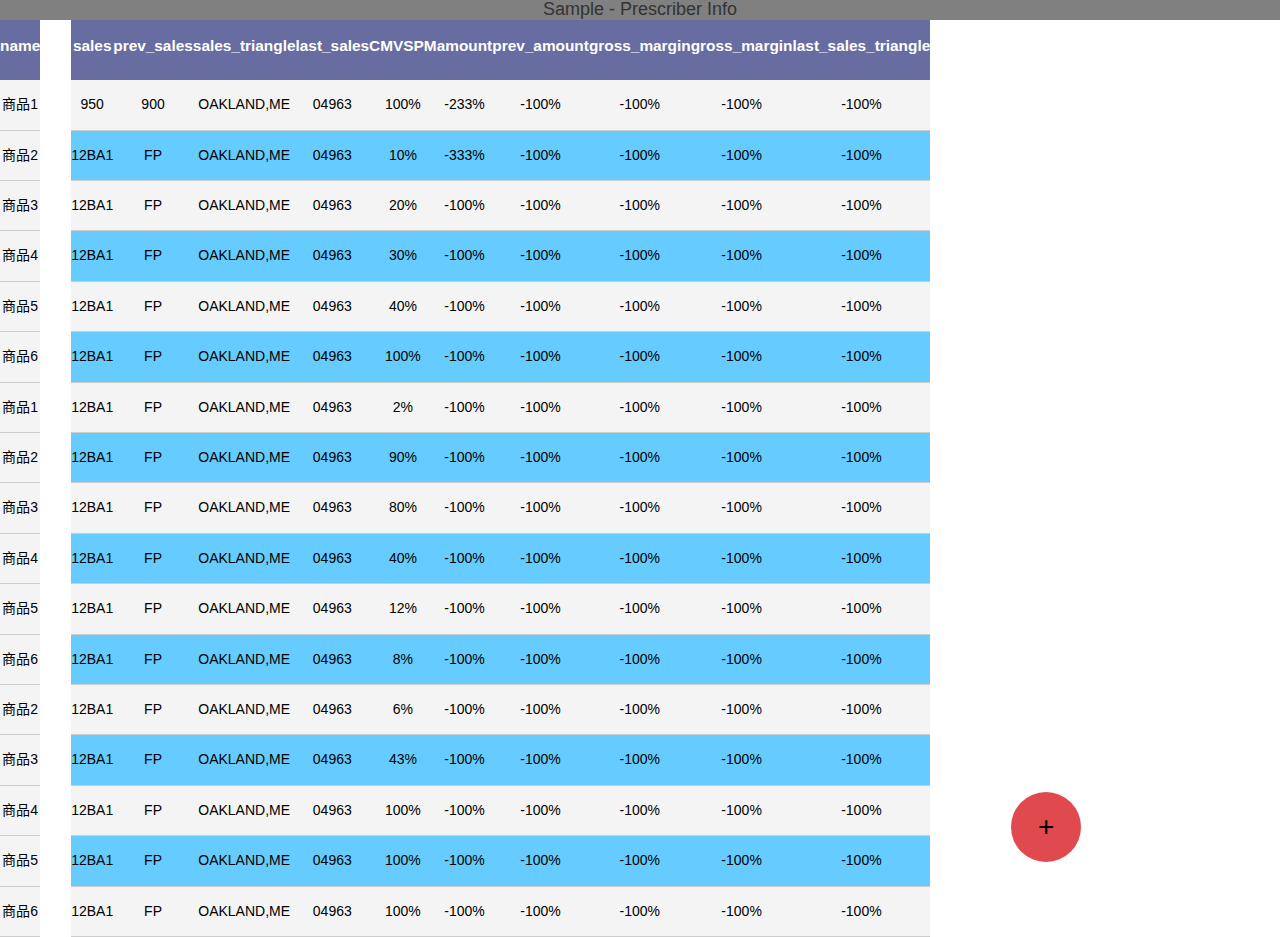
<file: index.html>
<!DOCTYPE html>
<html lang="zh-CN">

<head>
    <meta charset="utf-8">
    <meta http-equiv="X-UA-Compatible" content="IE=edge">
    <meta name="viewport" content="width=device-width, initial-scale=1">
    <meta name="viewport" content="width=device-width, initial-scale=1.0, user-scalable=0, minimum-scale=1.0, maximum-scale=1.0">
    <meta name="apple-mobile-web-app-capable" content="yes">
    <meta name="apple-mobile-web-app-status-bar-style" content="black">
    <!-- 上述3个meta标签*必须*放在最前面，任何其他内容都*必须*跟随其后！ -->
    <title>RitsuYan Io</title>
    <link rel="stylesheet" href="./css/swiper.min.css">
    <script type="text/javascript" src="./js/jquery.min.js"></script>


    <!-- Bootstrap -->
    <script src="./bower_components/bootstrap/dist/js/bootstrap.min.js" ></script>
    <link href="./bower_components/bootstrap/dist/css/bootstrap.min.css" rel="stylesheet">
    <link rel="stylesheet" type="text/css" href="./css/main.css">

    <!-- HTML5 shim and Respond.js for IE8 support of HTML5 elements and media queries -->
    <!-- WARNING: Respond.js doesn't work if you view the page via file:// -->
    <!--[if lt IE 9]>
      <script src="//cdn.bootcss.com/html5shiv/3.7.2/html5shiv.min.js"></script>
      <script src="//cdn.bootcss.com/respond.js/1.4.2/respond.min.js"></script>
    <![endif]-->

</head>

<body>
    <h4 style="text-align: center;margin:0;background-color: gray;">Sample - Prescriber Info</h4>
    <div class="con_wrap">
          <div class="left fixed_con">
               <table id="fixed_table">
                   <thead  id="fixed_table_title" class="table-head">
                     <tr>
                          <th>name</th>
                     </tr>
                   </thead>
                   <tbody id="fixed-body" class="table-body">
                     <tr>
                         <td>商品1</td>
                     </tr>
                   <tr>
                       <td>商品2</td>
                   </tr>
                   <tr>
                       <td>商品3</td>
                   </tr>
                   <tr>
                       <td>商品4</td>
                   </tr>
                   <tr>
                       <td>商品5</td>
                   </tr>
                   <tr>
                       <td>商品6</td>
                   </tr>
                 <tr>
                         <td>商品1</td>
                     </tr>
                   <tr>
                       <td>商品2</td>
                   </tr>
                   <tr>
                       <td>商品3</td>
                   </tr>
                   <tr>
                       <td>商品4</td>
                   </tr>
                   <tr>
                       <td>商品5</td>
                   </tr>
                   <tr>
                       <td>商品6</td>
                   </tr>
                    <tr>
                       <td>商品2</td>
                   </tr>
                   <tr>
                       <td>商品3</td>
                   </tr>
                   <tr>
                       <td>商品4</td>
                   </tr>
                   <tr>
                       <td>商品5</td>
                   </tr>
                   <tr>
                       <td>商品6</td>
                   </tr>
                   </tbody>         <!-- tbody end -->

               </table>   <!-- fixed_table_title end -->
          </div>            <!-- fixed-con end -->


          <div class="left swipe_con">
               <table id="swipe_table">
                   <thead id="swipe_table_title" class="table-head">
                      <tr>
                           <th>sales</th>
                           <th>prev_sales</th>
                           <th>sales_triangle</th>
                           <th>last_sales</th>
                           <th>CMVSPM</th>
                           <th>amount</th>
                           <th>prev_amount</th>
                           <th>gross_margin</th>
                           <th>gross_margin</th>
                           <th>last_sales_triangle</th>

                      </tr>
                     <!-- th end -->
                   </thead>

                   <tbody  id="swiper-body" class="table-body">
                      <tr class="">
                           <td>950</td>
                           <td>900</td>
                           <td>OAKLAND,ME</td>
                           <td>04963</td>
                           <td>100%</td>
                           <td>-233%</td>
                           <td>-100%</td>
                           <td>-100%</td>
                           <td>-100%</td>
                           <td>-100%</td>
                      </tr>
                   <tr class="">
                       <td>12BA1</td>
                       <td>FP</td>
                       <td>OAKLAND,ME</td>
                       <td>04963</td>
                       <td>10%</td>
                       <td>-333%</td>
                       <td>-100%</td>
                       <td>-100%</td>
                       <td>-100%</td>
                       <td>-100%</td>
                   </tr>
                   <tr class="">
                       <td>12BA1</td>
                       <td>FP</td>
                       <td>OAKLAND,ME</td>
                       <td>04963</td>
                       <td>20%</td>
                       <td>-100%</td>
                       <td>-100%</td>
                       <td>-100%</td>
                       <td>-100%</td>
                       <td>-100%</td>
                   </tr>
                   <tr class="">
                       <td>12BA1</td>
                       <td>FP</td>
                       <td>OAKLAND,ME</td>
                       <td>04963</td>
                       <td>30%</td>
                       <td>-100%</td>
                       <td>-100%</td>
                       <td>-100%</td>
                       <td>-100%</td>
                       <td>-100%</td>
                   </tr>
                   <tr class="">
                       <td>12BA1</td>
                       <td>FP</td>
                       <td>OAKLAND,ME</td>
                       <td>04963</td>
                       <td>40%</td>
                       <td>-100%</td>
                       <td>-100%</td>
                       <td>-100%</td>
                       <td>-100%</td>
                       <td>-100%</td>
                   </tr>
                   <tr class="">
                       <td>12BA1</td>
                       <td>FP</td>
                       <td>OAKLAND,ME</td>
                       <td>04963</td>
                       <td>100%</td>
                       <td>-100%</td>
                       <td>-100%</td>
                       <td>-100%</td>
                       <td>-100%</td>
                       <td>-100%</td>
                   </tr>
                   <tr class="">
                       <td>12BA1</td>
                       <td>FP</td>
                       <td>OAKLAND,ME</td>
                       <td>04963</td>
                       <td>2%</td>
                       <td>-100%</td>
                       <td>-100%</td>
                       <td>-100%</td>
                       <td>-100%</td>
                       <td>-100%</td>
                   </tr>
                   <tr class="">
                       <td>12BA1</td>
                       <td>FP</td>
                       <td>OAKLAND,ME</td>
                       <td>04963</td>
                       <td>90%</td>
                       <td>-100%</td>
                       <td>-100%</td>
                       <td>-100%</td>
                       <td>-100%</td>
                       <td>-100%</td>
                   </tr>
                   <tr class="">
                       <td>12BA1</td>
                       <td>FP</td>
                       <td>OAKLAND,ME</td>
                       <td>04963</td>
                       <td>80%</td>
                       <td>-100%</td>
                       <td>-100%</td>
                       <td>-100%</td>
                       <td>-100%</td>
                       <td>-100%</td>
                   </tr>
                   <tr class="">
                       <td>12BA1</td>
                       <td>FP</td>
                       <td>OAKLAND,ME</td>
                       <td>04963</td>
                       <td>40%</td>
                       <td>-100%</td>
                       <td>-100%</td>
                       <td>-100%</td>
                       <td>-100%</td>
                       <td>-100%</td>
                   </tr>
                   <tr class="">
                       <td>12BA1</td>
                       <td>FP</td>
                       <td>OAKLAND,ME</td>
                       <td>04963</td>
                       <td>12%</td>
                       <td>-100%</td>
                       <td>-100%</td>
                       <td>-100%</td>
                       <td>-100%</td>
                       <td>-100%</td>
                   </tr>
                   <tr class="">
                       <td>12BA1</td>
                       <td>FP</td>
                       <td>OAKLAND,ME</td>
                       <td>04963</td>
                       <td>8%</td>
                       <td>-100%</td>
                       <td>-100%</td>
                       <td>-100%</td>
                       <td>-100%</td>
                       <td>-100%</td>
                   </tr>
                   <tr class="">
                       <td>12BA1</td>
                       <td>FP</td>
                       <td>OAKLAND,ME</td>
                       <td>04963</td>
                       <td>6%</td>
                       <td>-100%</td>
                       <td>-100%</td>
                       <td>-100%</td>
                       <td>-100%</td>
                       <td>-100%</td>
                   </tr>
                   <tr class="">
                       <td>12BA1</td>
                       <td>FP</td>
                       <td>OAKLAND,ME</td>
                       <td>04963</td>
                       <td>43%</td>
                       <td>-100%</td>
                       <td>-100%</td>
                       <td>-100%</td>
                       <td>-100%</td>
                       <td>-100%</td>
                   </tr>
                      <tr class="">
                          <td>12BA1</td>
                          <td>FP</td>
                          <td>OAKLAND,ME</td>
                          <td>04963</td>
                          <td>100%</td>
                          <td>-100%</td>
                          <td>-100%</td>
                          <td>-100%</td>
                          <td>-100%</td>
                          <td>-100%</td>
                      </tr>
                      <tr class="">
                          <td>12BA1</td>
                          <td>FP</td>
                          <td>OAKLAND,ME</td>
                          <td>04963</td>
                          <td>100%</td>
                          <td>-100%</td>
                          <td>-100%</td>
                          <td>-100%</td>
                          <td>-100%</td>
                          <td>-100%</td>
                      </tr>
                      <tr class="">
                          <td>12BA1</td>
                          <td>FP</td>
                          <td>OAKLAND,ME</td>
                          <td>04963</td>
                          <td>100%</td>
                          <td>-100%</td>
                          <td>-100%</td>
                          <td>-100%</td>
                          <td>-100%</td>
                          <td>-100%</td>
                      </tr>
                   </tbody>


               </table>   <!-- swipe table end -->
          </div> <!-- swipe_con end -->
    </div>  <!-- con_wrap end -->

    <div id="fixed_btn">+
        <div class="fun_btn hide_btn" style="left: -70%; top: 40%; touch-action: pan-y; -webkit-user-select: none; -webkit-user-drag: none; -webkit-tap-highlight-color: rgba(0, 0, 0, 0);">行距</div>
        <div class="fun_btn hide_btn" style="left: -40%; top: -45%; touch-action: pan-y; -webkit-user-select: none; -webkit-user-drag: none; -webkit-tap-highlight-color: rgba(0, 0, 0, 0);">过滤</div>
        <div class="fun_btn hide_btn" style="left: -10%; top: -130%; touch-action: pan-y; -webkit-user-select: none; -webkit-user-drag: none; -webkit-tap-highlight-color: rgba(0, 0, 0, 0);">选列</div>
    </div>


    <script src="./js/hammer.min.js"></script>
    <script src="./js/touch.js"></script>
    <script src="./js/main.js" charset="utf-8"></script>
    <script>



    </script>

</body>
</html>
</file>
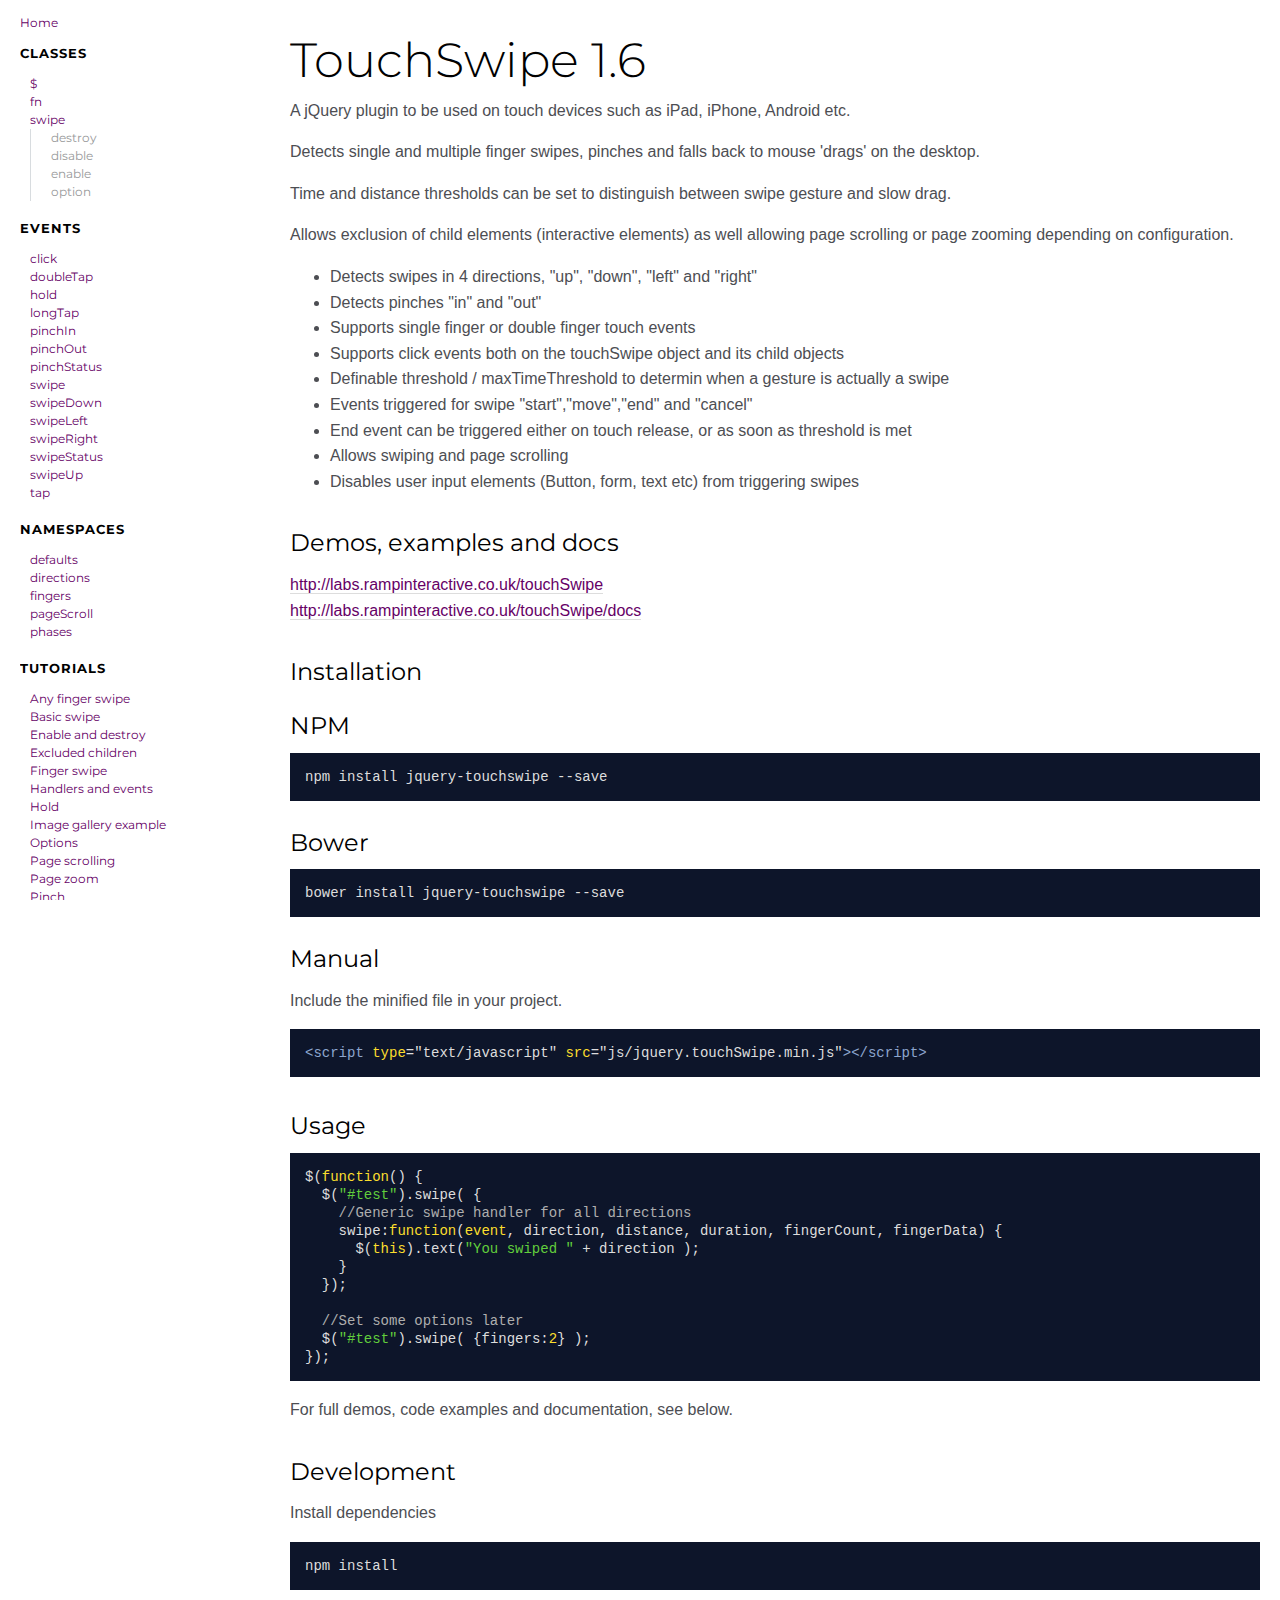
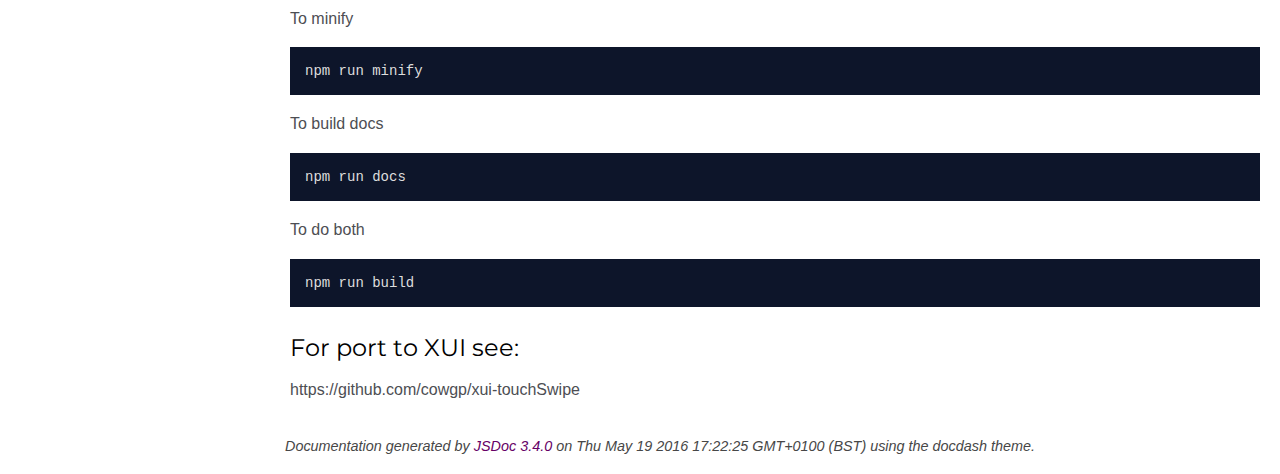
<file: bower_components/jquery-touchswipe/docs/index.html>
<!DOCTYPE html>
<html lang="en">
<head>
    <meta charset="utf-8">
    <title>Home - Documentation</title>

    <script src="scripts/prettify/prettify.js"></script>
    <script src="scripts/prettify/lang-css.js"></script>
    <!--[if lt IE 9]>
      <script src="//html5shiv.googlecode.com/svn/trunk/html5.js"></script>
    <![endif]-->
    <link type="text/css" rel="stylesheet" href="https://code.ionicframework.com/ionicons/2.0.1/css/ionicons.min.css">
    <link type="text/css" rel="stylesheet" href="styles/prettify.css">
    <link type="text/css" rel="stylesheet" href="styles/jsdoc.css">
</head>
<body>

<input type="checkbox" id="nav-trigger" class="nav-trigger" />
<label for="nav-trigger" class="navicon-button x">
  <div class="navicon"></div>
</label>

<label for="nav-trigger" class="overlay"></label>

<nav>
    <h2><a href="index.html">Home</a></h2><h3>Classes</h3><ul><li><a href="$.html">$</a></li><li><a href="$.fn.html">fn</a></li><li><a href="$.fn.swipe.html">swipe</a><ul class='methods'><li data-type='method'><a href="$.fn.swipe.html#destroy">destroy</a></li><li data-type='method'><a href="$.fn.swipe.html#disable">disable</a></li><li data-type='method'><a href="$.fn.swipe.html#enable">enable</a></li><li data-type='method'><a href="$.fn.swipe.html#option">option</a></li></ul></li></ul><h3>Events</h3><ul><li><a href="$.fn.swipe.html#event:click">click</a></li><li><a href="$.fn.swipe.html#event:doubleTap">doubleTap</a></li><li><a href="$.fn.swipe.html#event:hold">hold</a></li><li><a href="$.fn.swipe.html#event:longTap">longTap</a></li><li><a href="$.fn.swipe.html#event:pinchIn">pinchIn</a></li><li><a href="$.fn.swipe.html#event:pinchOut">pinchOut</a></li><li><a href="$.fn.swipe.html#event:pinchStatus">pinchStatus</a></li><li><a href="$.fn.swipe.html#event:swipe">swipe</a></li><li><a href="$.fn.swipe.html#event:swipeDown">swipeDown</a></li><li><a href="$.fn.swipe.html#event:swipeLeft">swipeLeft</a></li><li><a href="$.fn.swipe.html#event:swipeRight">swipeRight</a></li><li><a href="$.fn.swipe.html#event:swipeStatus">swipeStatus</a></li><li><a href="$.fn.swipe.html#event:swipeUp">swipeUp</a></li><li><a href="$.fn.swipe.html#event:tap">tap</a></li></ul><h3>Namespaces</h3><ul><li><a href="$.fn.swipe.defaults.html">defaults</a></li><li><a href="$.fn.swipe.directions.html">directions</a></li><li><a href="$.fn.swipe.fingers.html">fingers</a></li><li><a href="$.fn.swipe.pageScroll.html">pageScroll</a></li><li><a href="$.fn.swipe.phases.html">phases</a></li></ul><h3>Tutorials</h3><ul><li><a href="tutorial-Any_finger_swipe.html">Any finger swipe</a></li><li><a href="tutorial-Basic_swipe.html">Basic swipe</a></li><li><a href="tutorial-Enable_and_destroy.html">Enable and destroy</a></li><li><a href="tutorial-Excluded_children.html">Excluded children</a></li><li><a href="tutorial-Finger_swipe.html">Finger swipe</a></li><li><a href="tutorial-Handlers_and_events.html">Handlers and events</a></li><li><a href="tutorial-Hold.html">Hold</a></li><li><a href="tutorial-Image_gallery_example.html">Image gallery example</a></li><li><a href="tutorial-Options.html">Options</a></li><li><a href="tutorial-Page_scrolling.html">Page scrolling</a></li><li><a href="tutorial-Page_zoom.html">Page zoom</a></li><li><a href="tutorial-Pinch.html">Pinch</a></li><li><a href="tutorial-Pinch_and_Swipe.html">Pinch and Swipe</a></li><li><a href="tutorial-Pinch_status.html">Pinch status</a></li><li><a href="tutorial-Single_swipe.html">Single swipe</a></li><li><a href="tutorial-Stop_propegation.html">Stop propegation</a></li><li><a href="tutorial-Swipe_status.html">Swipe status</a></li><li><a href="tutorial-Tap_vs_swipe.html">Tap vs swipe</a></li><li><a href="tutorial-Thresholds.html">Thresholds</a></li><li><a href="tutorial-Trigger_handlers.html">Trigger handlers</a></li><li><a href="tutorial-index_.html">index</a></li></ul>
</nav>

<div id="main">
    

    



    









    


    <section class="readme">
        <article><h1>TouchSwipe 1.6</h1><p>A jQuery plugin to be used on touch devices such as iPad, iPhone, Android etc.</p>
<p>Detects single and multiple finger swipes, pinches and falls back to mouse 'drags' on the desktop.</p>
<p>Time and distance thresholds can be set to distinguish between swipe gesture and slow drag.</p>
<p>Allows exclusion of child elements (interactive elements) as well allowing page scrolling or page zooming depending on configuration.</p>
<ul>
<li>Detects swipes in 4 directions, &quot;up&quot;, &quot;down&quot;, &quot;left&quot; and &quot;right&quot;</li>
<li>Detects pinches &quot;in&quot; and &quot;out&quot;</li>
<li>Supports single finger or double finger touch events</li>
<li>Supports click events both on the touchSwipe object and its child objects</li>
<li>Definable threshold / maxTimeThreshold to determin when a gesture is actually a swipe</li>
<li>Events triggered for swipe &quot;start&quot;,&quot;move&quot;,&quot;end&quot; and &quot;cancel&quot;</li>
<li>End event can be triggered either on touch release, or as soon as threshold is met</li>
<li>Allows swiping and page scrolling</li>
<li>Disables user input elements (Button, form, text etc) from triggering swipes</li>
</ul>
<h2>Demos, examples and docs</h2><p><a href="http://labs.rampinteractive.co.uk/touchSwipe">http://labs.rampinteractive.co.uk/touchSwipe</a><br><a href="http://labs.rampinteractive.co.uk/touchSwipe/docs">http://labs.rampinteractive.co.uk/touchSwipe/docs</a></p>
<h2>Installation</h2><h3>NPM</h3><pre class="prettyprint source lang-bash"><code>npm install jquery-touchswipe --save</code></pre><h3>Bower</h3><pre class="prettyprint source lang-bash"><code>bower install jquery-touchswipe --save</code></pre><h3>Manual</h3><p>Include the minified file in your project.</p>
<pre class="prettyprint source lang-html"><code>&lt;script type=&quot;text/javascript&quot; src=&quot;js/jquery.touchSwipe.min.js&quot;>&lt;/script></code></pre><h2>Usage</h2><pre class="prettyprint source lang-javascript"><code>$(function() {
  $(&quot;#test&quot;).swipe( {
    //Generic swipe handler for all directions
    swipe:function(event, direction, distance, duration, fingerCount, fingerData) {
      $(this).text(&quot;You swiped &quot; + direction );  
    }
  });

  //Set some options later
  $(&quot;#test&quot;).swipe( {fingers:2} );
});</code></pre><p>For full demos, code examples and documentation, see below.</p>
<h2>Development</h2><p>Install dependencies</p>
<pre class="prettyprint source lang-bash"><code>npm install</code></pre><p>To minify</p>
<pre class="prettyprint source lang-bash"><code>npm run minify</code></pre><p>To build docs</p>
<pre class="prettyprint source lang-bash"><code>npm run docs</code></pre><p>To do both</p>
<pre class="prettyprint source lang-bash"><code>npm run build</code></pre><h3>For port to XUI see:</h3><p>https://github.com/cowgp/xui-touchSwipe</p></article>
    </section>






</div>

<br class="clear">

<footer>
    Documentation generated by <a href="https://github.com/jsdoc3/jsdoc">JSDoc 3.4.0</a> on Thu May 19 2016 17:22:25 GMT+0100 (BST) using the docdash theme.
</footer>

<script>prettyPrint();</script>
<script src="scripts/linenumber.js"></script>
</body>
</html>
</file>
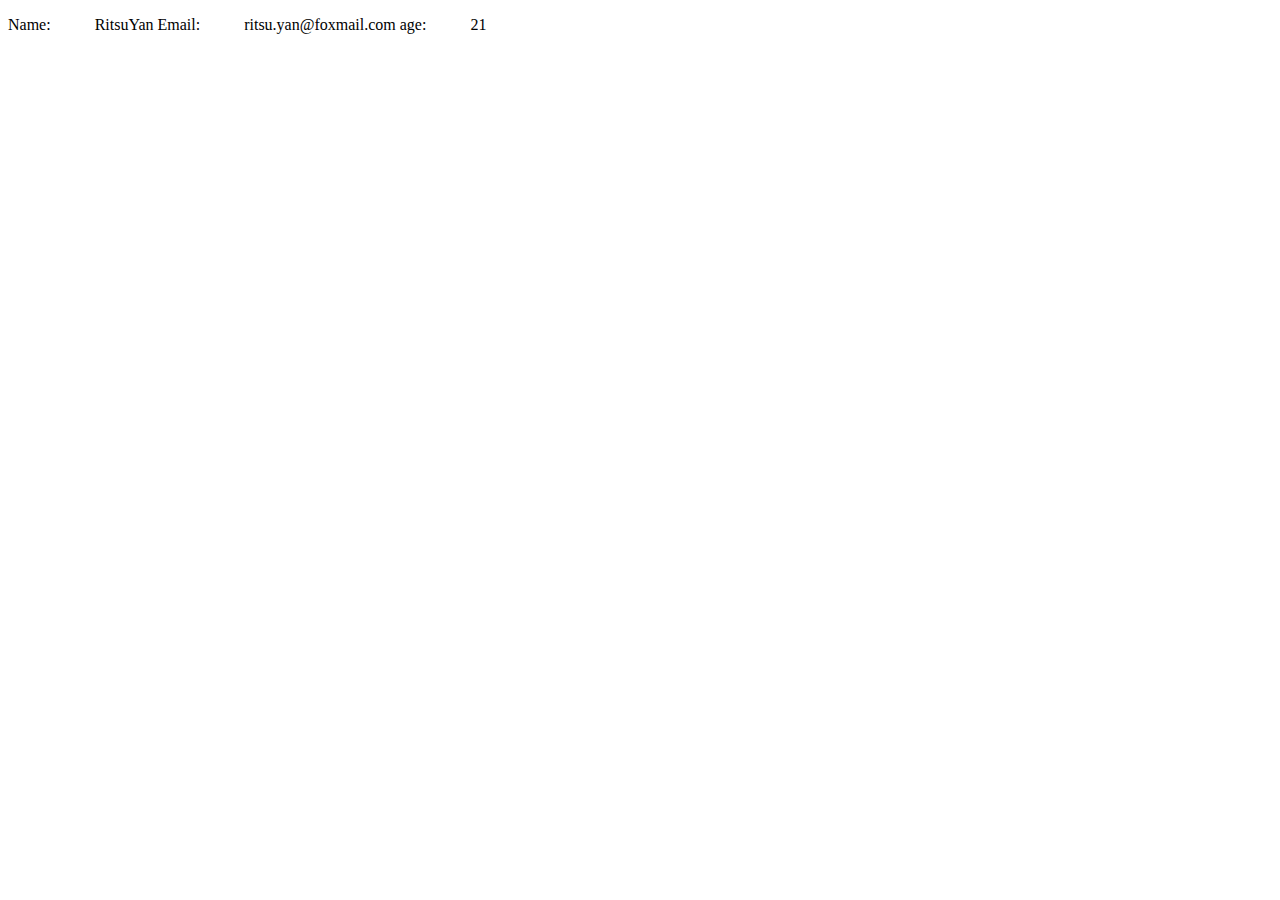
<file: css_trai.html>
<!DOCTYPE html>
<html>
<head>
	<title></title>

	<style type="text/css">
	  dt,dd{
	  	 display: inline;
	  }

	</style>
</head>
<body>
	<dl>
		<dt>Name:</dt>
		<dd>RitsuYan</dd>

		<dt>Email:</dt>
		<dd>ritsu.yan@foxmail.com</dd>

		<dt>age:</dt>
		<dd>21</dd>


	</dl>	
</body>
</html>
</file>
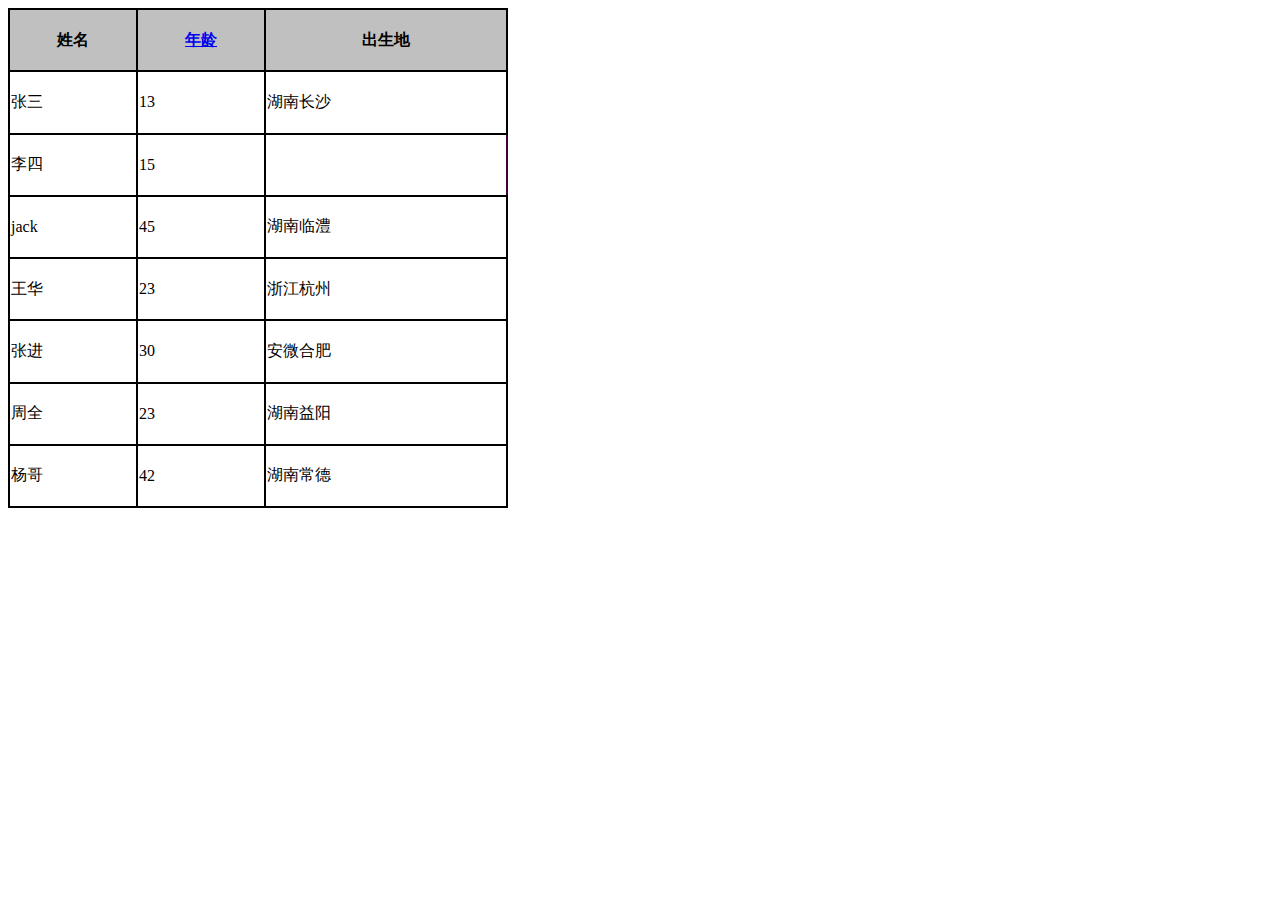
<file: test.html>
<!DOCTYPE html>
<html>
<head>
    <title>sort.html</title>
    <meta charset="utf-8">
    <style type="text/css">
        table td a:hover{
            background-color:#0080c0;
        }
        .one{
            background-color:#80ff00;
        }
        .two{
            background-color:#ff8040;
        }
        .three{
            background-color:#008040;
        }
        table{
            width:500px;
            height:500px;
            border:#400040 solid 2px;
            border-collapse:collapse;
        }
        table td,th{
            border:solid 2px;
        }
        table th{
            background-color:#c0c0c0;
        }

    </style>


</head>

<body>
<table id="tabid">
    <tr>
        <th>姓名</th>
        <th><a href="javascript:void(0)" onclick="sortAge()" id="ageid">年龄</a></th>
        <th>出生地</th>
    </tr>
    <tr>
        <td>张三</td>
        <td>13</td>
        <td>湖南长沙</td>
    </tr>
    <tr>
        <td>李四</td>
        <td>15</td>
        <td>湖南常德</td>
    </tr>
    <tr>
        <td>jack</td>
        <td>45</td>
        <td>湖南临澧</td>
    </tr>
    <tr>
        <td>王华</td>
        <td>23</td>
        <td>浙江杭州</td>
    </tr>
    <tr>
        <td>张进</td>
        <td>30</td>
        <td>安微合肥</td>
    </tr>
    <tr>
        <td>周全</td>
        <td>23</td>
        <td>湖南益阳</td>
    </tr>
    <tr>
        <td>杨哥</td>
        <td>42</td>
        <td>湖南常德</td>
    </tr>

</table>

<script type="text/javascript">
     

        function clear_td(opts) {
            var dom = opts.dom;

            var delete_node = dom.rows[2].cells[2];

            delete_node.parentNode.removeChild(delete_node)
        }
        clear_td({
             'dom' : document.getElementById('tabid')
        })
</script>


</body>
</html>
</file>
<file: css/main.css>
/**********      public         css   ********************/
*{
	 margin: 0;
	padding: 0;
}
a,a:hover,link{
	 text-decoration: none;
}
html,body{
	 height: 100%;
}
body{
	 overflow: hidden;

}
li{
	 list-style: none;

}
span{
	 margin: 0;
	padding: 0;
	display:  inline !important;
}
.left{
	 float: left;
}
.right{
	float: right;

}
.clearfix_ri{
	clear: right;
}
.ov-hid{
	overflow: hidden;
}

.active_line{
	 background-color: #66ccff;
}

.nega_cl{
	 background-color: greenyellow;
	 display: block !important;
}
.posi_cl{
	 background-color: darkred;
	 display: block !important;
}
/**************************** public css end  *************************************************/

/**************************** main css start  *************************************************/
#swiper-body tr:nth-child(2n) td{
	background: #66ccff;
}
h4:first-child{
	  z-index: 1000000;
	  position: relative;
}


table{
	 border-collapse: collapse;

}
table th{
	font-size:1.1em;
	text-align:center;
	padding-top:1em;
	padding-bottom:1.5em;
	background-color: #676da1;
	color:#ffffff;

 }
table td{
	text-align:center;
	padding-top:1em;
	padding-bottom:1.1em;
	background-color: #f4f4f4;
	color:#000;
	border-bottom: 1px solid #ccc;
}

.con_wrap{
	 width: 100%;
}
.fixed_con{
	 width:4%;
}
.swipe_con{
     width: 72%;
}



#fixed_table_title{
	 position: relative !important;
	 z-index: 10000 !important;
}
#swipe_table_title{
	  position: relative !important;
	 z-index: 10000 !important;
}

#swiper-body{

	z-index: 10 !important;
	position: relative !important;
}
#fixed-body{
	 z-index: 10 !important;
	 position: relative !important;
}

#swipe_table{
	margin-left: 2rem;
}
#fixed_table{
	 position: relative;
	z-index: 100;

}

.table-head{
	 position: relative;
	 z-index: 10000;
}
.table-body{
	 position: relative;
	z-index: -100000;
}

#fixed_btn{
	width: 2.5em;
	line-height: 2.5em;
	border-radius: 2em;
	background: rgba(216,27,33,.8);
	position: absolute;
	left: 79%;
	top: 88%;
	color: black;
	text-align: center;
	font-size: 2em;
	transition: all 1s ease-out;
}


.fun_btn{
	width: 2em;
	height: 2em;
	line-height: 2em;
	border-radius: 1em;
	background: rgba(216,27,33,.8);
	position: absolute;
	color: black;
	text-align: center;
	font-size: smaller;
	transition: opacity .1s ease-out;

}
.hide_btn{
	opacity: 0 ;
}
.show_btn{
	 opacity: 1 ;
}
.fun_btn:last-child{
	left: 21% !important;
	top: -94% !important;

}

.tb_title{
	 font-weight: bold;
	 text-align: center;
}
.tb_title a{

}

.tb_con{
	    margin-top: 26%;
    margin-left: 5%;
    margin-right: 5%;
}
.con_line{
	    height: 2em;
    font-size: 1.5em;
    border-bottom: 1px solid #ccc;
    display: block;
    margin-bottom: 3%;
}
/**************************** main css end    *************************************************/



/*************************** sec view  start  ***************************************/

.panel-collapse{
	 height:30em !important;
}

.panel-collapse{
	 overflow: scroll;
}

#accordion span{
	display: block !important;

}
#accordion span input{
	margin-right: 8em;
}
#filter_con{
	 overflow: scroll; 
}
/*************************** sec view   end   ***************************************/
.change_width{
	 width: 14% !important;
}





/************************** respon  styles    ****************************************/

/* i5 max width 320px */
@media screen and (max-device-width: 320px) and (min-device-width: 320px){
	.change_width {
    width: 5% !important;
}
}

/* galaxy 5 max width 320px */
@media screen and (max-device-width: 360px) and (min-device-width: 360px){
	.change_width {
    width: 4% !important;
}
}

/* nexus 5 max width px */
@media screen and (max-device-width: 412px) and (min-device-width: 412px){

   .fixed_con {
    width: 4%;
}

	.change_width {
    width: 4% !important;
}


}





/* i6 max width 375px */
@media screen and (max-device-width: 375px) and (min-device-width: 375px){
		.change_width {
    width: 4% !important;
}

}

/* i6 p  max width 414px */
@media screen and (max-device-width: 414px) and (min-device-width: 414px){

	   .fixed_con {
    width: 4%;
}
	.change_width {
    width: 4% !important;
}
#swipe_table {
    margin-left: 2rem;
}
}




/* ipad max width 768px*/
@media screen and (max-device-width: 768px) and (min-device-width: 768px){
	.fixed_con {
    width: 12%;
}
	.change_width {
    width: 7% !important;
}
}


/*************************8 respon  styles    ****************************************/
.change_margin{
	margin-left: 3rem ;
	-webkit-transform: translate3d(0,0,0) !important;
}
.change_tran{
	-webkit-transform: translate3d(-495px,0,0) !important;
}
.right_tran{
	-webkit-transform: translate3d(0,0,0) !important;
}
</file>
<file: bower_components/jquery-touchswipe/docs/styles/prettify.css>
.pln {
  color: #ddd;
}

/* string content */
.str {
  color: #61ce3c;
}

/* a keyword */
.kwd {
  color: #fbde2d;
}

/* a comment */
.com {
  color: #aeaeae;
}

/* a type name */
.typ {
  color: #8da6ce;
}

/* a literal value */
.lit {
  color: #fbde2d;
}

/* punctuation */
.pun {
  color: #ddd;
}

/* lisp open bracket */
.opn {
  color: #000000;
}

/* lisp close bracket */
.clo {
  color: #000000;
}

/* a markup tag name */
.tag {
  color: #8da6ce;
}

/* a markup attribute name */
.atn {
  color: #fbde2d;
}

/* a markup attribute value */
.atv {
  color: #ddd;
}

/* a declaration */
.dec {
  color: #EF5050;
}

/* a variable name */
.var {
  color: #c82829;
}

/* a function name */
.fun {
  color: #4271ae;
}

/* Specify class=linenums on a pre to get line numbering */
ol.linenums {
  margin-top: 0;
  margin-bottom: 0;
}
</file>
<file: bower_components/jquery-touchswipe/docs/styles/jsdoc.css>
@import url(https://fonts.googleapis.com/css?family=Montserrat:400,700);

* {
  box-sizing: border-box
}

html, body {
  height: 100%;
  width: 100%;
}

body {
  color: #4d4e53;
  background-color: white;
  margin: 0 auto;
  padding: 0 20px;
  font-family: 'Helvetica Neue', Helvetica, sans-serif;
  font-size: 16px;
  line-height: 160%;
}

a,
a:active {
  color: #606;
  text-decoration: none;
}

a:hover {
  text-decoration: none;
}

article a {
  border-bottom: 1px solid #ddd;
}

article a:hover, article a:active {
  border-bottom-color: #222;
}

p, ul, ol, blockquote {
  margin-bottom: 1em;
}

h1, h2, h3, h4, h5, h6 {
  font-family: 'Montserrat', sans-serif;
}

h1, h2, h3, h4, h5, h6 {
  color: #000;
  font-weight: 400;
  margin: 0;
}

h1 {
  font-weight: 300;
  font-size: 48px;
  margin: 1em 0 .5em;
}

h1.page-title {
  font-size: 48px;
  margin: 1em 30px;
}

h2 {
  font-size: 24px;
  margin: 1.5em 0 .3em;
}

h3 {
  font-size: 24px;
  margin: 1.2em 0 .3em;
}

h4 {
  font-size: 18px;
  margin: 1em 0 .2em;
  color: #4d4e53;
}

h4.name {
  color: #fff;
  background: #6d426d;
  box-shadow: 0 .25em .5em #d3d3d3;
  border-top: 1px solid #d3d3d3;
  border-bottom: 1px solid #d3d3d3;
  margin: 1.5em 0 0.5em;
  padding: .75em 0 .75em 10px;
}

h5, .container-overview .subsection-title {
  font-size: 120%;
  letter-spacing: -0.01em;
  margin: 8px 0 3px 0;
}

h6 {
  font-size: 100%;
  letter-spacing: -0.01em;
  margin: 6px 0 3px 0;
  font-style: italic;
}

tt, code, kbd, samp {
  font-family: Consolas, Monaco, 'Andale Mono', monospace;
  background: #f4f4f4;
  padding: 1px 5px;
}

.class-description {
  font-size: 130%;
  line-height: 140%;
  margin-bottom: 1em;
  margin-top: 1em;
}

.class-description:empty {
  margin: 0
}

#main {
  float: right;
  min-width: 360px;
  width: calc(100% - 240px);
}

header {
  display: block
}

section {
  display: block;
  background-color: #fff;
  padding: 0 0 0 30px;
}

.variation {
  display: none
}

.signature-attributes {
  font-size: 60%;
  color: #eee;
  font-style: italic;
  font-weight: lighter;
}

nav {
  float: left;
  display: block;
  width: 250px;
  background: #fff;
  overflow: auto;
  position: fixed;
  height: 100%;
}

nav h3 {
  margin-top: 12px;
  font-size: 13px;
  text-transform: uppercase;
  letter-spacing: 1px;
  font-weight: 700;
  line-height: 24px;
  margin: 15px 0 10px;
  padding: 0;
  color: #000;
}

nav ul {
  font-family: 'Lucida Grande', 'Lucida Sans Unicode', arial, sans-serif;
  font-size: 100%;
  line-height: 17px;
  padding: 0;
  margin: 0;
  list-style-type: none;
}

nav ul a,
nav ul a:active {
  font-family: 'Montserrat', sans-serif;
  line-height: 18px;
  padding: 0;
  display: block;
  font-size: 12px;
}

nav a:hover,
nav a:active {
  color: #606;
}

nav > ul {
  padding: 0 10px;
}

nav > ul > li > a {
  color: #606;
}

nav ul ul {
  margin-bottom: 10px
}

nav ul ul a {
  color: hsl(207, 1%, 60%);
  border-left: 1px solid hsl(207, 10%, 86%);
}

nav ul ul a,
nav ul ul a:active {
  padding-left: 20px
}

nav h2 {
   font-size: 12px;
   margin: 0;
   padding: 0;
}

nav > h2 > a {
   display: block;
   margin: 10px 0 -10px;
   color: #606 !important;
}

footer {
  color: hsl(0, 0%, 28%);
  margin-left: 250px;
  display: block;
  padding: 15px;
  font-style: italic;
  font-size: 90%;
}

.ancestors {
  color: #999
}

.ancestors a {
   color: #999 !important;
}

.clear {
  clear: both
}

.important {
  font-weight: bold;
  color: #950B02;
}

.yes-def {
  text-indent: -1000px
}

.type-signature {
  color: #CA79CA
}

.type-signature:last-child {
  color: #eee;
}

.name, .signature {
  font-family: Consolas, Monaco, 'Andale Mono', monospace
}

.signature {
    color: #fc83ff;
}

.details {
  margin-top: 6px;
  border-left: 2px solid #DDD;
  line-height: 20px;
  font-size: 14px;
}

.details dt {
   width: 120px;
   float: left;
   padding-left: 10px;
}

.details dd {
   margin-left: 70px;
   margin-top: 6px;
   margin-bottom: 6px;
}

.details ul {
   margin: 0
}

.details ul {
   list-style-type: none
}

.details pre.prettyprint {
   margin: 0
}

.details .object-value {
   padding-top: 0
}

.description {
  margin-bottom: 1em;
  margin-top: 1em;
}

.code-caption {
  font-style: italic;
  font-size: 107%;
  margin: 0;
}

.prettyprint {
  font-size: 14px;
  overflow: auto;
}

.prettyprint.source {
  width: inherit;
  line-height: 18px;
  display: block;
  background-color: #0d152a;
  color: #aeaeae;
}

.prettyprint code {
  line-height: 18px;
  display: block;
  background-color: #0d152a;
  color: #4D4E53;
}

.prettyprint > code {
  padding: 15px;
}

.prettyprint .linenums code {
  padding: 0 15px
}

.prettyprint .linenums li:first-of-type code {
  padding-top: 15px
}

.prettyprint code span.line {
  display: inline-block
}

.prettyprint.linenums {
  padding-left: 70px;
  -webkit-user-select: none;
  -moz-user-select: none;
  -ms-user-select: none;
  user-select: none;
}

.prettyprint.linenums ol {
   padding-left: 0
}

.prettyprint.linenums li {
   border-left: 3px #34446B solid;
}

.prettyprint.linenums li.selected, .prettyprint.linenums li.selected * {
   background-color: #34446B;
}

.prettyprint.linenums li * {
   -webkit-user-select: text;
   -moz-user-select: text;
   -ms-user-select: text;
   user-select: text;
}

.params, .props {
  border-spacing: 0;
  border: 1px solid #ddd;
  border-collapse: collapse;
  border-radius: 3px;
  box-shadow: 0 1px 3px rgba(0,0,0,0.1);
  width: 100%;
  font-size: 14px;
  margin: 1em 0;
}

.params .type {
  white-space: nowrap;
}

.params code {
  white-space: pre;
}

.params td, .params .name, .props .name, .name code {
   color: #4D4E53;
   font-family: Consolas, Monaco, 'Andale Mono', monospace;
   font-size: 100%;
}

.params td, .params th, .props td, .props th {
   margin: 0px;
   text-align: left;
   vertical-align: top;
   padding: 10px;
   display: table-cell;
}

.params td {
   border-top: 1px solid #eee
}

.params thead tr, .props thead tr {
   background-color: #fff;
   font-weight: bold;
}

.params .params thead tr, .props .props thead tr {
   background-color: #fff;
   font-weight: bold;
}

.params td.description > p:first-child, .props td.description > p:first-child {
   margin-top: 0;
   padding-top: 0;
}

.params td.description > p:last-child, .props td.description > p:last-child {
   margin-bottom: 0;
   padding-bottom: 0;
}

span.param-type, .params td .param-type, .param-type dd {
   color: #606;
  font-family: Consolas, Monaco, 'Andale Mono', monospace
}

.param-type dt, .param-type dd {
  display: inline-block
}

.param-type {
  margin: 14px 0;
}

.disabled {
  color: #454545
}

/* navicon button */
.navicon-button {
  display: none;
  position: relative;
  padding: 2.0625rem 1.5rem;
  transition: 0.25s;
  cursor: pointer;
  -webkit-user-select: none;
     -moz-user-select: none;
      -ms-user-select: none;
          user-select: none;
  opacity: .8;
}
.navicon-button .navicon:before, .navicon-button .navicon:after {
  transition: 0.25s;
}
.navicon-button:hover {
  transition: 0.5s;
  opacity: 1;
}
.navicon-button:hover .navicon:before, .navicon-button:hover .navicon:after {
  transition: 0.25s;
}
.navicon-button:hover .navicon:before {
  top: .825rem;
}
.navicon-button:hover .navicon:after {
  top: -.825rem;
}

/* navicon */
.navicon {
  position: relative;
  width: 2.5em;
  height: .3125rem;
  background: #000;
  transition: 0.3s;
  border-radius: 2.5rem;
}
.navicon:before, .navicon:after {
  display: block;
  content: "";
  height: .3125rem;
  width: 2.5rem;
  background: #000;
  position: absolute;
  z-index: -1;
  transition: 0.3s 0.25s;
  border-radius: 1rem;
}
.navicon:before {
  top: .625rem;
}
.navicon:after {
  top: -.625rem;
}

/* open */
.nav-trigger:checked + label:not(.steps) .navicon:before,
.nav-trigger:checked + label:not(.steps) .navicon:after {
  top: 0 !important;
}

.nav-trigger:checked + label .navicon:before,
.nav-trigger:checked + label .navicon:after {
  transition: 0.5s;
}

/* Minus */
.nav-trigger:checked + label {
  -webkit-transform: scale(0.75);
          transform: scale(0.75);
}

/* × and + */
.nav-trigger:checked + label.plus .navicon,
.nav-trigger:checked + label.x .navicon {
  background: transparent;
}

.nav-trigger:checked + label.plus .navicon:before,
.nav-trigger:checked + label.x .navicon:before {
  -webkit-transform: rotate(-45deg);
          transform: rotate(-45deg);
  background: #FFF;
}

.nav-trigger:checked + label.plus .navicon:after,
.nav-trigger:checked + label.x .navicon:after {
  -webkit-transform: rotate(45deg);
          transform: rotate(45deg);
  background: #FFF;
}

.nav-trigger:checked + label.plus {
  -webkit-transform: scale(0.75) rotate(45deg);
          transform: scale(0.75) rotate(45deg);
}

.nav-trigger:checked ~ nav {
  left: 0 !important;
}

.nav-trigger:checked ~ .overlay {
  display: block;
}

.nav-trigger {
  position: fixed;
  top: 0;
  clip: rect(0, 0, 0, 0);
}

.overlay {
  display: none;
  position: fixed;
  top: 0;
  bottom: 0;
  left: 0;
  right: 0;
  width: 100%;
  height: 100%;
  background: hsla(0, 0%, 0%, 0.5);
  z-index: 1;
}

@media only screen and (min-width: 320px) and (max-width: 680px) {
  body {
    overflow-x: hidden;
  }

  nav {
    background: #FFF;
    width: 250px;
    height: 100%;
    position: fixed;
    top: 0;
    right: 0;
    bottom: 0;
    left: -250px;
    z-index: 3;
    padding: 0 10px;
    transition: left 0.2s;
  }

  .navicon-button {
    display: inline-block;
    position: fixed;
    top: 1.5em;
    right: 0;
    z-index: 2;
  }

  #main {
    width: 100%;
    min-width: 360px;
  }

  #main h1.page-title {
    margin: 1em 0;
  }

  #main section {
    padding: 0;
  }

  footer {
    margin-left: 0;
  }
}
</file>
